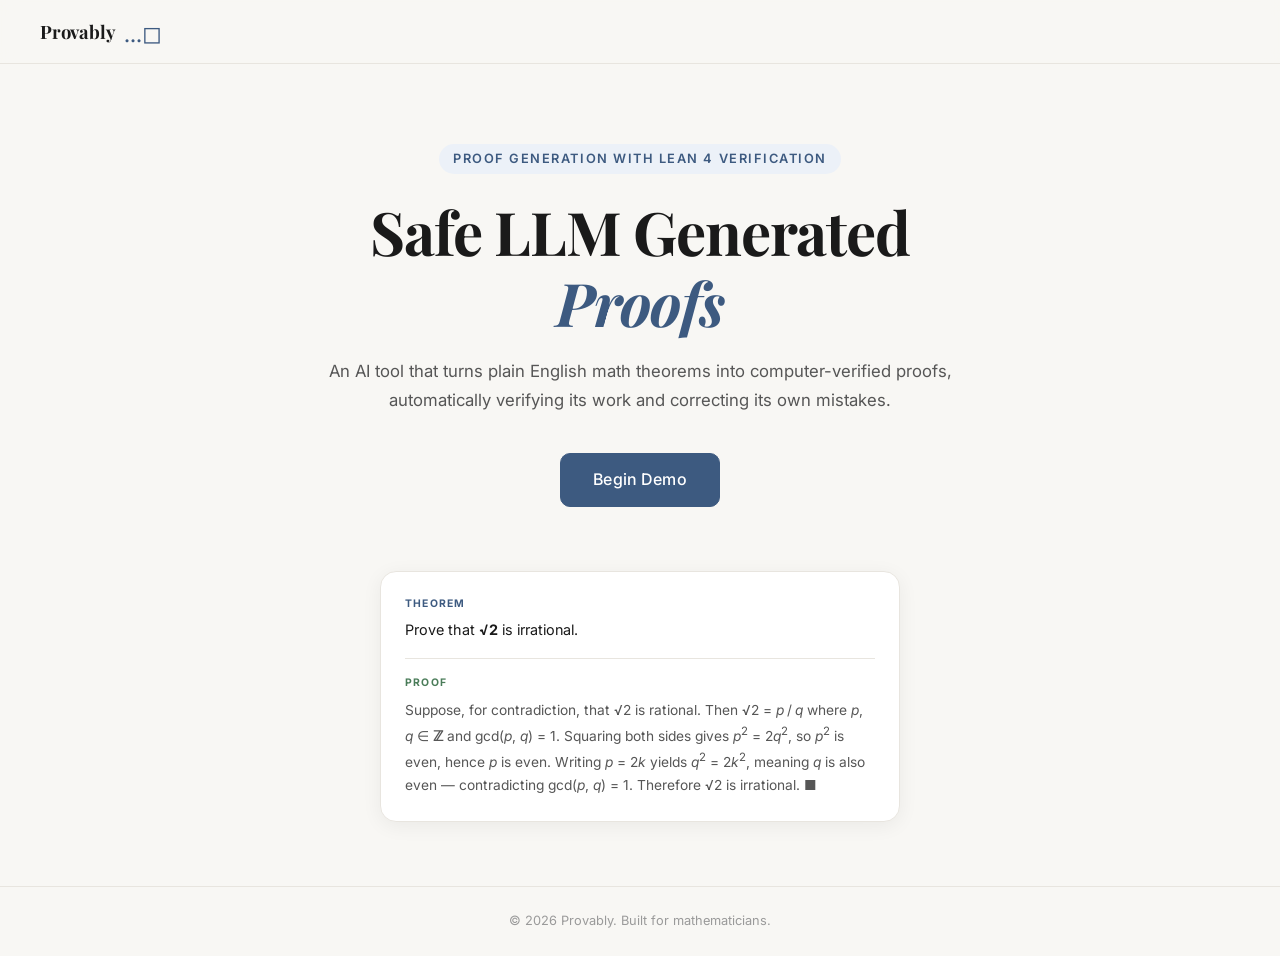
<file: Website/index.html>
<!DOCTYPE html>
<html lang="en">
<head>
  <meta charset="UTF-8" />
  <meta name="viewport" content="width=device-width, initial-scale=1.0" />
  <title>Provably: Safe LLM Generated Proofs</title>
  <link rel="stylesheet" href="style.css" />
</head>
<body class="landing-page">

  <nav class="nav">
    <div class="nav-brand">
      <span class="brand-name">Provably</span>
      <span class="brand-icon">...◻</span>
    </div>
  </nav>

  <main class="landing-main">

    <section class="hero">
      <div class="hero-eyebrow">Proof Generation with Lean 4 Verification</div>

      <h1 class="hero-title">
        Safe LLM Generated<br>
        <em>Proofs</em>
      </h1>

      <p class="hero-subtitle">
        An AI tool that turns plain English math theorems into computer-verified proofs,<br>
        automatically verifying its work and correcting its own mistakes.
      </p>

      <div class="hero-actions">
        <a href="dashboard.html" class="btn btn-primary">Begin Demo</a>
      </div>
    </section>

    <div class="landing-preview">
      <div class="preview-card proof-preview-card" aria-hidden="true">

        <div class="preview-query-block">
          <span class="preview-query-label">Theorem</span>
          <p>Prove that <strong>&radic;2</strong> is irrational.</p>
        </div>

        <div class="preview-proof-block">
          <span class="preview-proof-label">Proof</span>
          <p>
            Suppose, for contradiction, that &radic;2 is rational. Then
            &radic;2&nbsp;=&nbsp;<em>p</em>&thinsp;/&thinsp;<em>q</em> where
            <em>p</em>, <em>q</em>&nbsp;&isin;&nbsp;<strong>&#x2124;</strong> and
            gcd(<em>p</em>,&nbsp;<em>q</em>)&nbsp;=&nbsp;1. Squaring both sides gives
            <em>p</em><sup>2</sup>&nbsp;=&nbsp;2<em>q</em><sup>2</sup>, so
            <em>p</em><sup>2</sup> is even, hence <em>p</em> is even. Writing
            <em>p</em>&nbsp;=&nbsp;2<em>k</em> yields
            <em>q</em><sup>2</sup>&nbsp;=&nbsp;2<em>k</em><sup>2</sup>, meaning
            <em>q</em> is also even — contradicting gcd(<em>p</em>,&nbsp;<em>q</em>)&nbsp;=&nbsp;1.
            Therefore &radic;2 is irrational.&nbsp;<strong>&#x25A0;</strong>
          </p>
        </div>

      </div>
    </div>

  </main>

  <footer class="landing-footer">
    <p>&copy; 2026 Provably. Built for mathematicians.</p>
  </footer>

  <script>
    document.addEventListener('DOMContentLoaded', () => {
      document.body.classList.add('loaded');
    });
  </script>

</body>
</html>
</file>
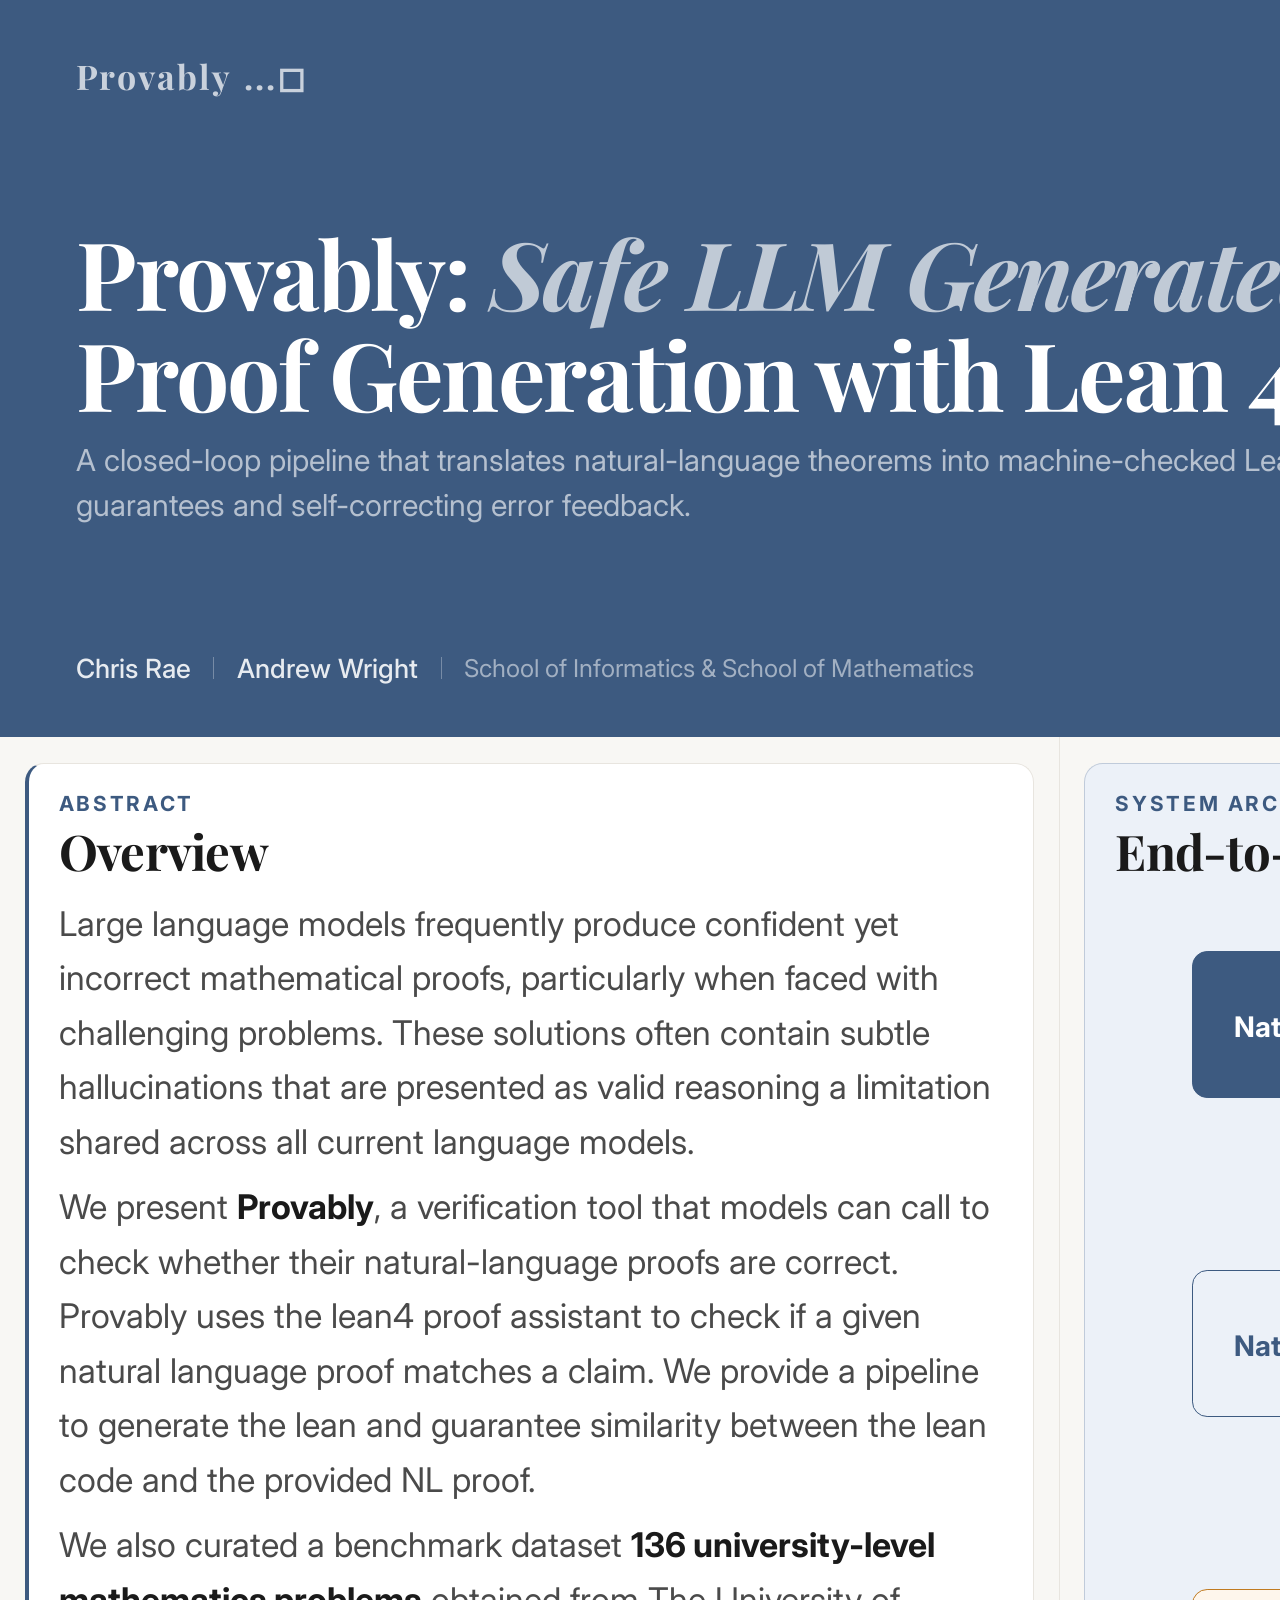
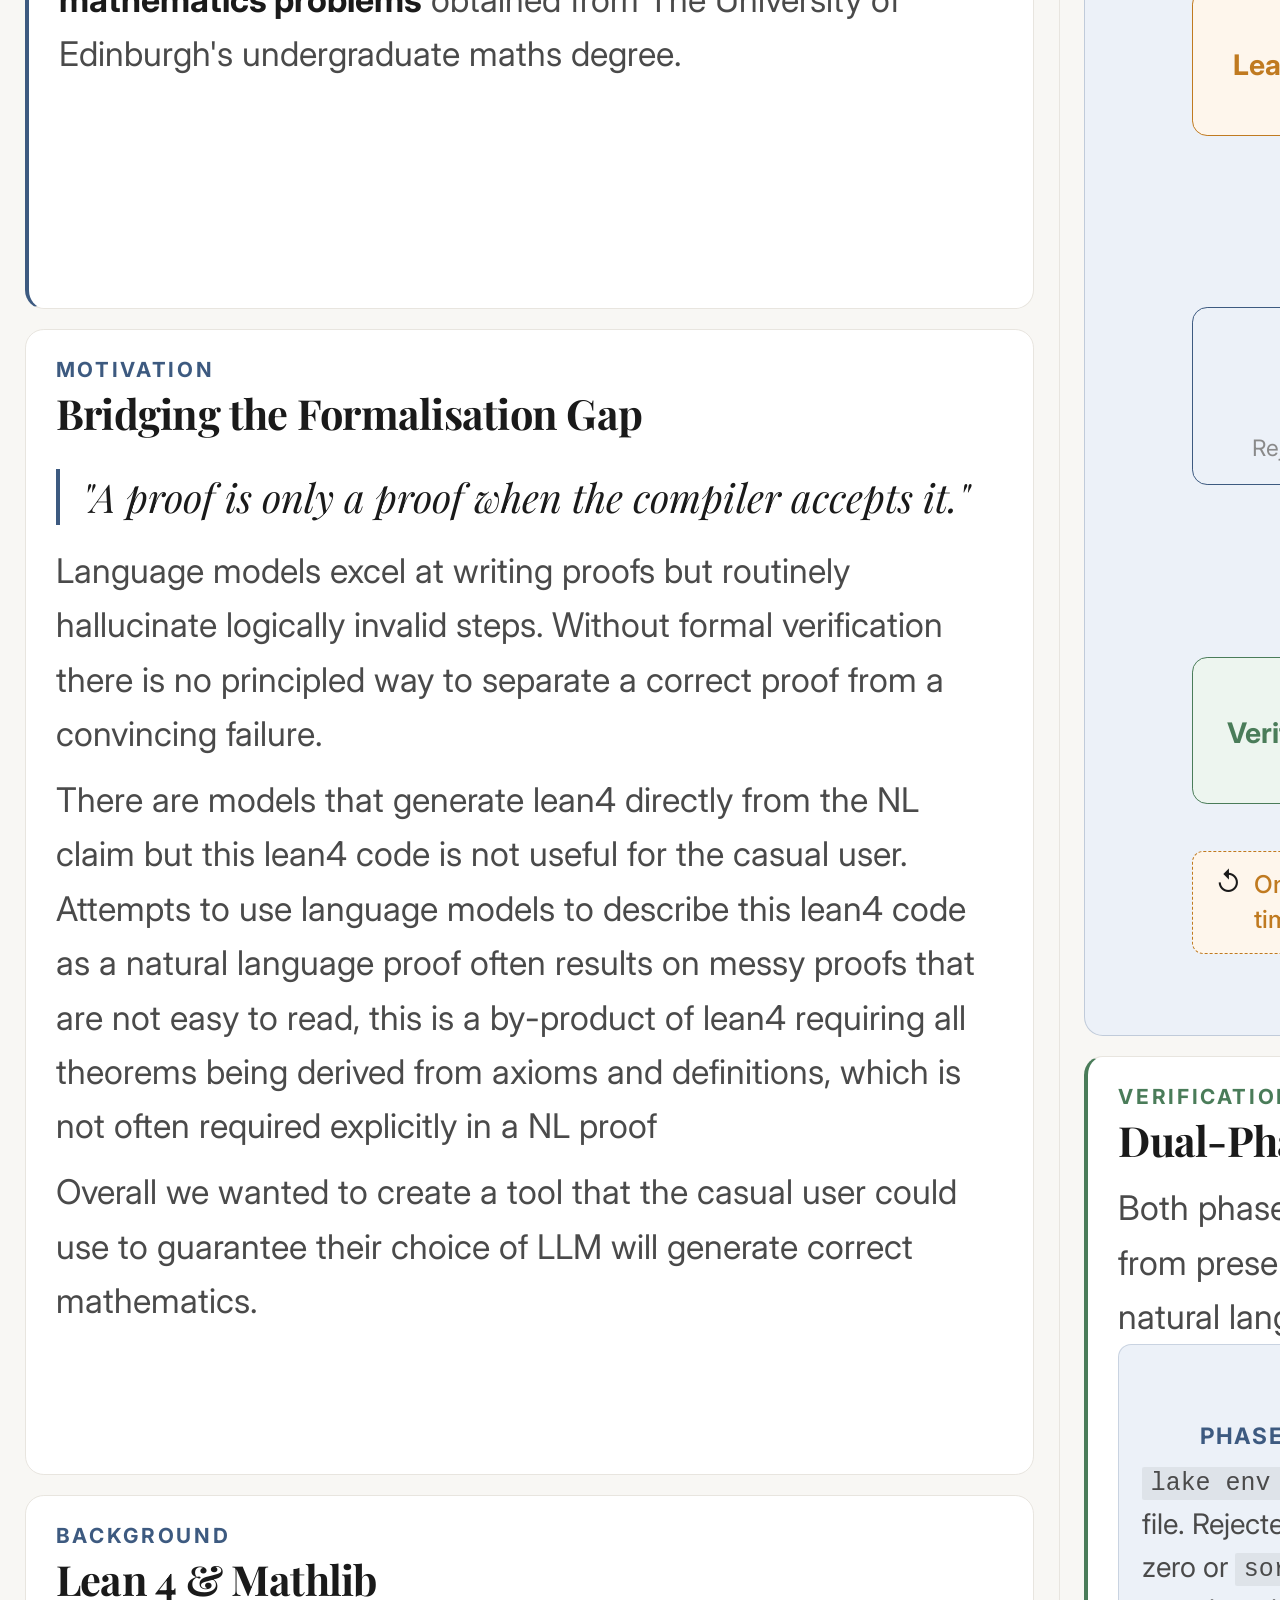
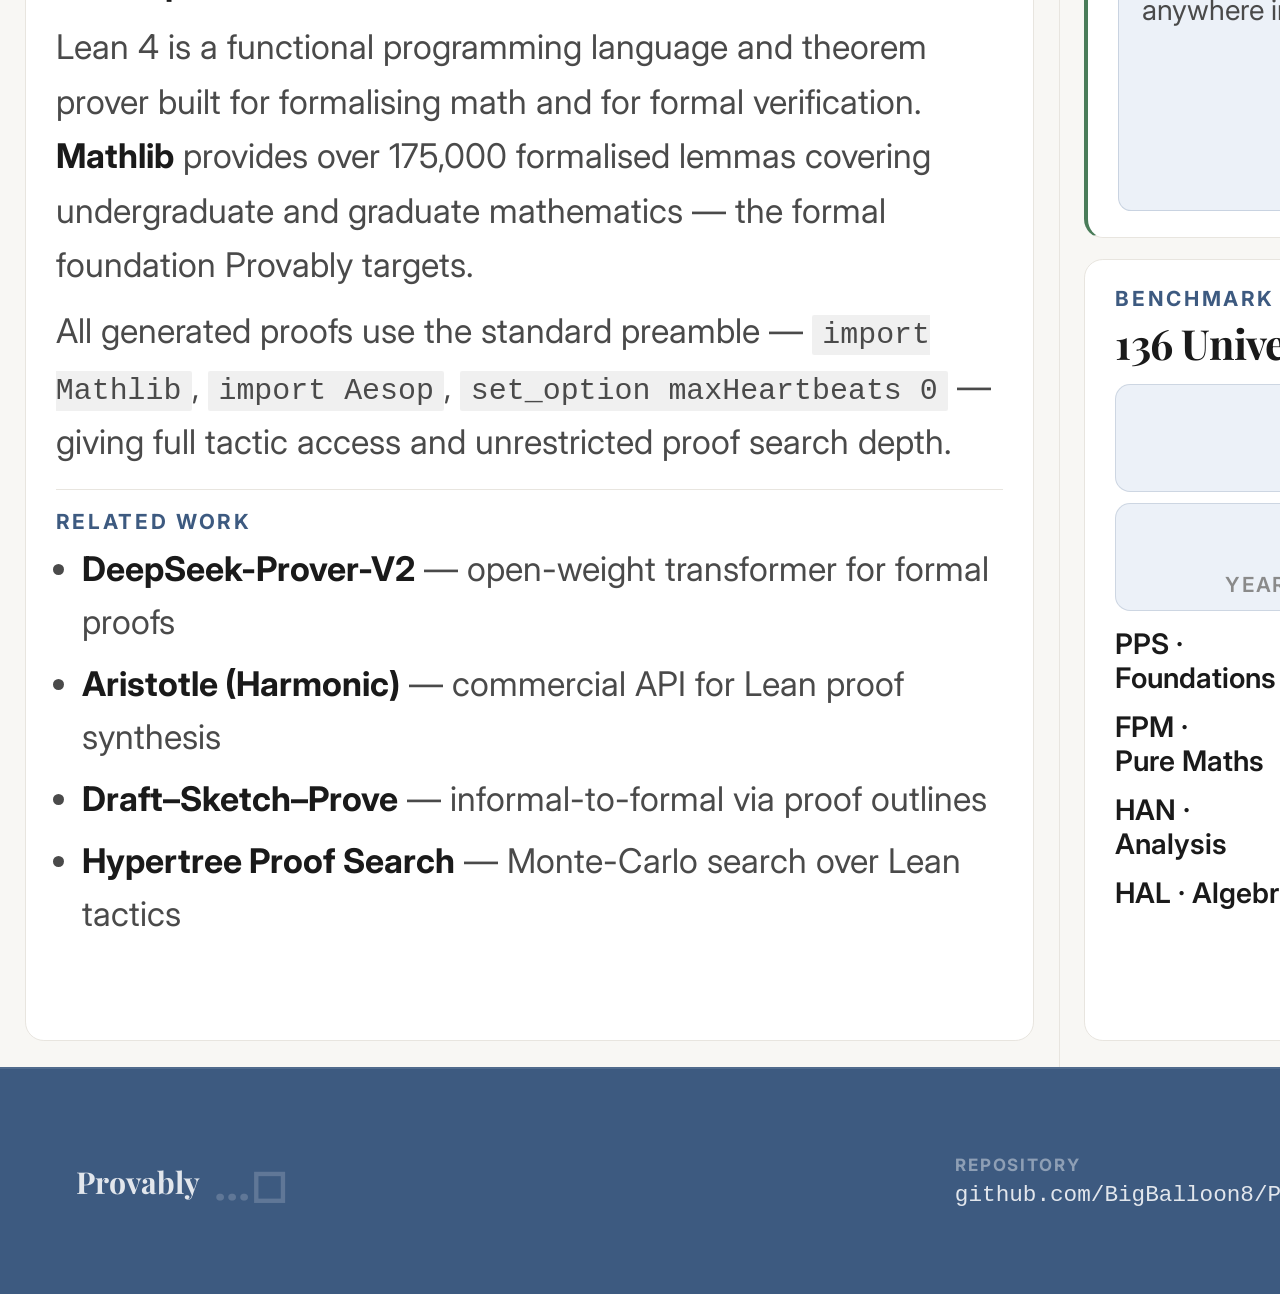
<file: poster.html>
<!DOCTYPE html>
<html lang="en">
<head>
  <meta charset="UTF-8" />
  <title>Provably — A0 Conference Poster</title>
  <link rel="preconnect" href="https://fonts.googleapis.com" />
  <link rel="preconnect" href="https://fonts.gstatic.com" crossorigin />
  <link href="https://fonts.googleapis.com/css2?family=Playfair+Display:ital,wght@0,400;0,600;0,700;1,400&family=Inter:wght@300;400;500;600;700&display=swap" rel="stylesheet" />
  <style>
    /* ─────────────────────────────────────────────────────────────
       A0 = 841mm × 1189mm
       Header  : 195mm
       Body    : 934mm  (flex-1)
       Footer  :  60mm
       Total   : 1189mm ✓

       Body text 9mm ≈ 26pt — legible at 2 m viewing distance
    ───────────────────────────────────────────────────────────── */

    :root {
      --bg:           #F8F7F4;
      --surface:      #FFFFFF;
      --sidebar-bg:   #F2F0EC;
      --text:         #1A1A1A;
      --text-2:       #4A4A4A;
      --text-3:       #8A8A8A;
      --accent:       #3D5A80;
      --accent-light: #ECF1F8;
      --border:       #E8E5DF;
      --border-2:     #D0CCC5;
      --success:      #4A7C59;
      --success-light:#EDF5EF;
      --warning:      #C07A20;
      --font-serif:   'Playfair Display', Georgia, serif;
      --font-sans:    'Inter', -apple-system, sans-serif;
    }

    @page { size: A0 portrait; margin: 0; }
    *, *::before, *::after { box-sizing: border-box; margin: 0; padding: 0; }

    html, body {
      width: 841mm;
      height: 1189mm;
      overflow: hidden;
      background: var(--bg);
      font-family: var(--font-sans);
      color: var(--text);
      -webkit-print-color-adjust: exact;
      print-color-adjust: exact;
    }

    .poster {
      width: 841mm;
      height: 1189mm;
      display: flex;
      flex-direction: column;
    }

    /* ══════════════════════════════════════════════════════════
       HEADER — 195mm
       ══════════════════════════════════════════════════════════ */
    .hdr {
      height: 195mm;
      flex-shrink: 0;
      background: var(--accent);
      padding: 14mm 20mm 14mm;
      display: flex;
      flex-direction: column;
      justify-content: space-between;
      position: relative;
      overflow: hidden;
    }

    .hdr::after {
      content: '...◻';
      position: absolute;
      right: 12mm;
      top: 4mm;
      font-family: var(--font-serif);
      font-size: 88mm;
      font-weight: 700;
      color: rgba(255,255,255,0.055);
      line-height: 1;
      user-select: none;
      letter-spacing: -5mm;
    }

    .hdr-top {
      display: flex;
      justify-content: space-between;
      align-items: center;
    }

    .brand {
      font-family: var(--font-serif);
      font-size: 9mm;
      font-weight: 700;
      color: rgba(255,255,255,0.72);
      letter-spacing: 0.5mm;
    }

    .badge {
      background: rgba(255,255,255,0.12);
      border: 1px solid rgba(255,255,255,0.22);
      border-radius: 100mm;
      padding: 2.5mm 7mm;
      font-size: 5mm;
      font-weight: 600;
      letter-spacing: 0.4mm;
      text-transform: uppercase;
      color: rgba(255,255,255,0.8);
    }

    .hdr-title {
      font-family: var(--font-serif);
      font-size: 25mm;
      font-weight: 700;
      line-height: 1.06;
      letter-spacing: -0.5mm;
      color: #fff;
    }
    .hdr-title em { font-style: italic; color: rgba(255,255,255,0.68); }

    .hdr-sub {
      font-size: 8mm;
      font-weight: 400;
      color: rgba(255,255,255,0.62);
      line-height: 1.5;
      max-width: 600mm;
      margin-top: 4mm;
    }

    .hdr-bottom {
      display: flex;
      align-items: center;
      gap: 6mm;
    }

    .author {
      font-size: 7mm;
      font-weight: 500;
      color: rgba(255,255,255,0.88);
    }

    .author-sep {
      width: 1px;
      height: 6mm;
      background: rgba(255,255,255,0.3);
    }

    .affil {
      font-size: 6.5mm;
      color: rgba(255,255,255,0.52);
    }

    /* ══════════════════════════════════════════════════════════
       BODY — 934mm, 3 equal columns
       ══════════════════════════════════════════════════════════ */
    .body {
      flex: 1;
      display: grid;
      grid-template-columns: 1fr 1fr 1fr;
      overflow: hidden;
    }

    .col {
      display: flex;
      flex-direction: column;
      padding: 7mm 6.5mm;
      gap: 5.5mm;
      border-right: 1px solid var(--border);
      overflow: hidden;
    }
    .col:last-child { border-right: none; }

    /* ── Cards ────────────────────────────────────────────────── */
    .card {
      background: var(--surface);
      border: 1px solid var(--border);
      border-radius: 5mm;
      padding: 7mm 8mm;
      display: flex;
      flex-direction: column;
      overflow: hidden;
    }
    .card-1  { flex: 1; }
    .card-15 { flex: 1.5; }
    .card-2  { flex: 2; }
    .card-25 { flex: 2.5; }
    .card-3  { flex: 3; }

    .card-accent   { border-left: 4.5px solid var(--accent); }
    .card-success  { border-left: 4.5px solid var(--success); }
    .card-warning  { border-left: 4.5px solid var(--warning); }
    .card-tint-a   { background: var(--accent-light);   border-color: rgba(61,90,128,0.25); }
    .card-tint-s   { background: var(--success-light);  border-color: rgba(74,124,89,0.25); }

    /* ── Typography ───────────────────────────────────────────── */
    .eyebrow {
      font-size: 5.5mm;
      font-weight: 700;
      letter-spacing: 0.7mm;
      text-transform: uppercase;
      color: var(--accent);
      margin-bottom: 2mm;
      flex-shrink: 0;
    }
    .ey-s { color: var(--success); }
    .ey-w { color: var(--warning); }

    .ctitle {
      font-family: var(--font-serif);
      font-size: 13mm;
      font-weight: 700;
      line-height: 1.15;
      letter-spacing: -0.2mm;
      color: var(--text);
      margin-bottom: 4.5mm;
      flex-shrink: 0;
    }
    .ctitle-sm { font-size: 11mm; }

    p {
      font-size: 9mm;
      line-height: 1.6;
      color: var(--text-2);
    }
    p + p { margin-top: 3mm; }

    strong { font-weight: 700; color: var(--text); }
    em { font-style: italic; }

    ul { padding-left: 7mm; }
    li {
      font-size: 9mm;
      line-height: 1.55;
      color: var(--text-2);
      margin-bottom: 2.5mm;
    }
    li:last-child { margin-bottom: 0; }

    .hr { height: 1px; background: var(--border); margin: 5mm 0; flex-shrink: 0; }

    code {
      font-family: 'Courier New', monospace;
      font-size: 0.88em;
      background: rgba(0,0,0,0.06);
      padding: 0.1em 0.35em;
      border-radius: 2px;
    }

    /* ── Pull quote ───────────────────────────────────────────── */
    .quote {
      border-left: 4px solid var(--accent);
      padding-left: 6mm;
      margin: 4mm 0 5mm;
    }
    .quote p {
      font-family: var(--font-serif);
      font-size: 10.5mm;
      font-style: italic;
      color: var(--text);
      line-height: 1.4;
    }

    /* ══════════════════════════════════════════════════════════
       PIPELINE DIAGRAM
       ══════════════════════════════════════════════════════════ */
    .pipeline {
      flex: 1;
      display: flex;
      flex-direction: column;
      align-items: center;
      justify-content: space-evenly;
      padding: 2mm 0;
    }

    .pnode {
      width: 100%;
      max-width: 210mm;
      border-radius: 4mm;
      padding: 5.5mm 8mm;
      text-align: center;
      border: 1.5px solid var(--border-2);
      background: var(--surface);
    }
    .pn-dark    { background: var(--accent);        border-color: var(--accent); }
    .pn-accent  { background: var(--accent-light);  border-color: var(--accent); }
    .pn-warning { background: #FEF6EC;               border-color: var(--warning); }
    .pn-success { background: var(--success-light); border-color: var(--success); }

    .pnode-icon  { font-size: 8mm; display: block; margin-bottom: 2mm; line-height: 1; }
    .pnode-label { font-size: 7.5mm; font-weight: 700; line-height: 1.25; }
    .pn-dark    .pnode-label { color: #fff; }
    .pn-accent  .pnode-label { color: var(--accent); }
    .pn-warning .pnode-label { color: var(--warning); }
    .pn-success .pnode-label { color: var(--success); }
    .pnode-sub  { font-size: 6mm; color: var(--text-3); margin-top: 1.5mm; line-height: 1.35; }
    .pn-dark    .pnode-sub { color: rgba(255,255,255,0.6); }

    /* Dual-verify split row */
    .split-row {
      display: flex;
      gap: 4mm;
      width: 100%;
      max-width: 210mm;
    }
    .split-row .pnode { flex: 1; max-width: none; }
    .split-mid { display: flex; align-items: center; font-size: 8mm; font-weight: 700; color: var(--text-3); }

    /* Arrow */
    .arrow-dn { display: flex; flex-direction: column; align-items: center; flex-shrink: 0; }
    .arrow-dn::before { content: ''; width: 1.7px; height: 15mm; background: var(--border-2); }
    .arrow-dn::after  { content: ''; border: 3mm solid transparent; border-top-color: var(--border-2); }

    /* Retry banner */
    .retry {
      width: 100%;
      max-width: 210mm;
      background: #FEF6EC;
      border: 1px dashed var(--warning);
      border-radius: 3mm;
      padding: 4mm 6mm;
      display: flex;
      align-items: flex-start;
      gap: 3.5mm;
    }
    .retry-icon { font-size: 7mm; flex-shrink: 0; line-height: 1.2; }
    .retry-text { font-size: 6.5mm; color: var(--warning); font-weight: 500; line-height: 1.45; }

    /* ══════════════════════════════════════════════════════════
       DUAL-VERIFY DIAGRAM
       ══════════════════════════════════════════════════════════ */
    .vrow { display: flex; gap: 4mm; flex: 1; }
    .vphase {
      flex: 1;
      border-radius: 3.5mm;
      padding: 6mm;
      text-align: center;
      display: flex;
      flex-direction: column;
      align-items: center;
    }
    .vp-compile  { background: var(--accent-light);  border: 1px solid rgba(61,90,128,0.2); }
    .vp-semantic { background: var(--success-light); border: 1px solid rgba(74,124,89,0.2); }
    .vphase-icon  { font-size: 10mm; display: block; margin-bottom: 2mm; }
    .vphase-label { font-size: 6mm; font-weight: 700; letter-spacing: 0.3mm; text-transform: uppercase; margin-bottom: 3mm; }
    .vp-compile  .vphase-label { color: var(--accent); }
    .vp-semantic .vphase-label { color: var(--success); }
    .vphase-desc { font-size: 7.5mm; color: var(--text-2); line-height: 1.5; text-align: left; }
    .vmid { display: flex; align-items: center; font-size: 9mm; font-weight: 700; color: var(--text-3); padding: 0 1mm; }

    /* ══════════════════════════════════════════════════════════
       CODE BLOCK
       ══════════════════════════════════════════════════════════ */
    .code {
      background: #1e1e2e;
      border-radius: 4mm;
      padding: 5.5mm 7mm;
      font-family: 'Courier New', monospace;
      font-size: 6.5mm;
      line-height: 1.65;
      color: #cdd6f4;
      flex: 1;
    }
    .kw  { color: #cba6f7; }
    .fn  { color: #89b4fa; }
    .op  { color: #89dceb; }
    .nm  { color: #fab387; }
    .ok  { color: #a6e3a1; display: block; margin-top: 3mm; font-size: 7mm; font-weight: 600; }

    /* ══════════════════════════════════════════════════════════
       STATS
       ══════════════════════════════════════════════════════════ */
    .stat-grid { display: grid; grid-template-columns: 1fr 1fr; gap: 3mm; margin-bottom: 4mm; }
    .stat {
      background: var(--accent-light);
      border: 1px solid rgba(61,90,128,0.18);
      border-radius: 4mm;
      padding: 3.5mm 4mm;
      text-align: center;
    }
    .stat.s { background: var(--success-light); border-color: rgba(74,124,89,0.18); }
    .stat-val {
      font-family: var(--font-serif);
      font-size: 13mm;
      font-weight: 700;
      color: var(--accent);
      line-height: 1;
      display: block;
    }
    .stat.s .stat-val { color: var(--success); }
    .stat-lbl {
      font-size: 5.5mm;
      color: var(--text-3);
      font-weight: 600;
      text-transform: uppercase;
      letter-spacing: 0.3mm;
      margin-top: 1.5mm;
      display: block;
    }

    /* Progress bars */
    .prog-row { display: flex; align-items: center; gap: 4mm; margin-bottom: 4mm; }
    .prog-row:last-child { margin-bottom: 0; }
    .prog-cat  { font-size: 7.5mm; font-weight: 600; color: var(--text); width: 48mm; flex-shrink: 0; }
    .prog-track { flex: 1; height: 6mm; background: var(--border); border-radius: 100mm; overflow: hidden; }
    .prog-fill  { height: 100%; border-radius: 100mm; background: var(--accent); }
    .prog-fill.s { background: var(--success); }
    .prog-fill.w { background: var(--warning); }
    .prog-pct   { font-size: 7.5mm; font-weight: 600; color: var(--text-2); width: 15mm; text-align: right; flex-shrink: 0; }

    /* ══════════════════════════════════════════════════════════
       BENCHMARK TABLE
       ══════════════════════════════════════════════════════════ */
    .bench { width: 100%; border-collapse: collapse; font-size: 7.5mm; }
    .bench th {
      background: var(--accent);
      color: #fff;
      font-size: 6.5mm;
      font-weight: 600;
      letter-spacing: 0.3mm;
      text-transform: uppercase;
      padding: 3.5mm 4.5mm;
      text-align: left;
    }
    .bench th:first-child { border-radius: 3mm 0 0 0; }
    .bench th:last-child  { border-radius: 0 3mm 0 0; }
    .bench td { padding: 3.5mm 4.5mm; border-bottom: 1px solid var(--border); color: var(--text-2); }
    .bench tr:nth-child(even) td { background: var(--sidebar-bg); }
    .bench tr:last-child td { border-bottom: none; }
    .bench td:first-child { font-weight: 600; color: var(--text); }
    .bench-total td {
      background: var(--accent-light) !important;
      color: var(--accent) !important;
      font-weight: 700;
      border-top: 2px solid var(--accent);
    }

    /* ══════════════════════════════════════════════════════════
       COMPONENT ITEMS
       ══════════════════════════════════════════════════════════ */
    .comp {
      display: flex;
      gap: 4mm;
      align-items: flex-start;
      padding: 3.5mm 4mm;
      border: 1px solid var(--border);
      border-radius: 3mm;
      background: var(--bg);
      margin-bottom: 3mm;
    }
    .comp:last-child { margin-bottom: 0; }
    .comp-icon { font-size: 7mm; flex-shrink: 0; line-height: 1; margin-top: 1mm; }
    .comp-name { font-family: var(--font-serif); font-size: 7.5mm; font-weight: 600; color: var(--text); margin-bottom: 1mm; }
    .comp-desc { font-size: 6.5mm; color: var(--text-2); line-height: 1.45; }

    /* ══════════════════════════════════════════════════════════
       TAGS
       ══════════════════════════════════════════════════════════ */
    .tags { display: flex; flex-wrap: wrap; gap: 3mm; margin-top: 4mm; }
    .tag { padding: 2mm 5mm; border-radius: 100mm; font-size: 6.5mm; font-weight: 500; }
    .tag-a { background: var(--accent-light);  color: var(--accent);  border: 1px solid rgba(61,90,128,0.2); }
    .tag-s { background: var(--success-light); color: var(--success); border: 1px solid rgba(74,124,89,0.2); }
    .tag-w { background: #FEF6EC;               color: var(--warning); border: 1px solid rgba(192,122,32,0.2); }

    /* ══════════════════════════════════════════════════════════
       FOOTER — 60mm
       ══════════════════════════════════════════════════════════ */
    .ftr {
      height: 60mm;
      flex-shrink: 0;
      background: var(--accent);
      padding: 0 20mm;
      display: flex;
      align-items: center;
      justify-content: space-between;
      border-top: 2px solid rgba(255,255,255,0.1);
    }

    .ftr-brand { display: flex; align-items: center; gap: 3.5mm; }
    .ftr-sym   { font-family: var(--font-serif); font-size: 12mm; font-weight: 700; color: rgba(255,255,255,0.18); }
    .ftr-name  { font-family: var(--font-serif); font-size: 8mm; font-weight: 700; color: rgba(255,255,255,0.85); }

    .ftr-items { display: flex; gap: 14mm; }
    .ftr-lbl   { font-size: 4.5mm; font-weight: 700; letter-spacing: 0.5mm; text-transform: uppercase; color: rgba(255,255,255,0.42); margin-bottom: 2mm; }
    .ftr-val   { font-size: 6mm; font-weight: 500; color: rgba(255,255,255,0.85); font-family: 'Courier New', monospace; }

    .ftr-right { text-align: right; }
    .ftr-right .ftr-val { font-family: var(--font-sans); color: rgba(255,255,255,0.65); }

  </style>
</head>
<body>
<div class="poster">

  <!-- ══════════════════════════════════════════════════════════
       HEADER
       ══════════════════════════════════════════════════════════ -->
  <header class="hdr">
    <div class="hdr-top">
      <span class="brand">Provably &thinsp;...◻</span>
    </div>

    <div>
      <h1 class="hdr-title">
        Provably: <em>Safe LLM Generated Proofs</em><br>
        Proof Generation with Lean&nbsp;4 Verification
      </h1>
      <p class="hdr-sub">
        A closed-loop pipeline that translates natural-language theorems into
        machine-checked Lean&nbsp;4 proofs using large language models,
        with dual-phase correctness guarantees and self-correcting error feedback.
      </p>
    </div>

    <div class="hdr-bottom">
      <span class="author">Chris Rae</span>
      <span class="author-sep"></span>
      <span class="author">Andrew Wright</span>
      <span class="author-sep"></span>
      <span class="affil">School of Informatics &amp; School of Mathematics</span>
    </div>
  </header>

  <!-- ══════════════════════════════════════════════════════════
       BODY
       ══════════════════════════════════════════════════════════ -->
  <div class="body">

    <!-- ────────────────────── Column 1 ────────────────────── -->
    <div class="col">

      <div class="card card-accent card-1">
        <div class="eyebrow">Abstract</div>
        <div class="ctitle">Overview</div>
        <p>
          Large language models frequently 
          produce confident yet incorrect mathematical proofs, particularly when 
          faced with challenging problems. These solutions often contain subtle 
          hallucinations that are presented as valid reasoning a limitation shared 
          across all current language models. 
        </p>
        <p>
          We present <strong>Provably</strong>, a verification tool that 
          models can call to check whether their natural-language proofs are correct.
          Provably uses the lean4 proof assistant to check if a given natural language
          proof matches a claim. We provide a pipeline to generate the lean and guarantee
          similarity between the lean code and the provided NL proof.
        </p>
        <p>
          We also curated a benchmark dataset <strong>136 university-level mathematics problems</strong>
          obtained from The University of Edinburgh's undergraduate maths degree. 
        </p>
      </div>

      <div class="card card-1">
        <div class="eyebrow">Motivation</div>
        <div class="ctitle ctitle-sm">Bridging the Formalisation Gap</div>

        <div class="quote">
          <p>"A proof is only a proof when the compiler accepts it."</p>
        </div>

        <p>
          Language models excel at writing proofs but routinely hallucinate
          logically invalid steps. Without formal verification there is no
          principled way to separate a correct proof from a convincing failure.
        </p>
        <p>
          There are models that generate lean4 directly from the NL claim but 
          this lean4 code is not useful for the casual user. Attempts to use language models
          to describe this lean4 code as a natural language proof often results on messy
          proofs that are not easy to read, this is a by-product of lean4 requiring all theorems
          being derived from axioms and definitions, which is not often required explicitly in
          a NL proof
        </p>
        <p>
          Overall we wanted to create a tool that the casual user could use to guarantee their
          choice of LLM will generate correct mathematics. 
        </p>
        <!-- <div class="hr"></div>
        <ul>
          <li><strong>No Lean expertise required</strong> — accessible to any mathematician</li>
          <li><strong>Machine-checkable output</strong> guaranteed on every accepted proof</li>
          <li><strong>Modular back-ends</strong> — swap NL or Lean models freely</li>
          <li><strong>REST API and MCP server</strong> for tool integration</li>
        </ul> -->
      </div>

      <div class="card card-1">
        <div class="eyebrow">Background</div>
        <div class="ctitle ctitle-sm">Lean 4 &amp; Mathlib</div>
        <p>
          Lean&nbsp;4 is a functional programming language and theorem prover built 
          for formalising math and for formal verification.
          <strong>Mathlib</strong> provides over 175,000 formalised lemmas covering
          undergraduate and graduate mathematics — the formal foundation Provably targets.
        </p>
        <p>
          All generated proofs use the standard preamble —
          <code>import Mathlib</code>, <code>import Aesop</code>,
          <code>set_option maxHeartbeats 0</code> — giving full tactic access
          and unrestricted proof search depth.
        </p>
        <div class="hr"></div>
        <div class="eyebrow" style="margin-bottom:2.5mm;">Related Work</div>
        <ul>
          <li><strong>DeepSeek-Prover-V2</strong> — open-weight transformer for formal proofs</li>
          <li><strong>Aristotle (Harmonic)</strong> — commercial API for Lean proof synthesis</li>
          <li><strong>Draft–Sketch–Prove</strong> — informal-to-formal via proof outlines</li>
          <li><strong>Hypertree Proof Search</strong> — Monte-Carlo search over Lean tactics</li>
        </ul>
      </div>

    </div><!-- /col 1 -->

    <!-- ────────────────────── Column 2 ────────────────────── -->
    <div class="col">

      <div class="card card-tint-a card-25">
        <div class="eyebrow">System Architecture</div>
        <div class="ctitle">End-to-End Pipeline</div>

        <div class="pipeline">

          <div class="pnode pn-dark">
            <span class="pnode-icon">📐</span>
            <span class="pnode-label">Natural Language Claim</span>
            <span class="pnode-sub">Any university-level theorem stated in plain English</span>
          </div>

          <div class="arrow-dn"></div>

          <div class="pnode pn-accent">
            <span class="pnode-icon">🧠</span>
            <span class="pnode-label">Natural Language Proof Generator</span>
            <span class="pnode-sub">Claude Sonnet / Opus &nbsp;·&nbsp; Any HuggingFace causal LM</span>
          </div>

          <div class="arrow-dn"></div>

          <div class="pnode pn-warning">
            <span class="pnode-icon">⚙️</span>
            <span class="pnode-label">Lean 4 Code Synthesiser</span>
            <span class="pnode-sub">Aristotle API &nbsp;·&nbsp; DeepSeek-Prover-V2 &nbsp;·&nbsp; Claude Opus (fallback fixer)</span>
          </div>

          <div class="arrow-dn"></div>

          <div class="split-row">
            <div class="pnode pn-accent">
              <span class="pnode-icon">🔨</span>
              <span class="pnode-label">Lean Compiler</span>
              <span class="pnode-sub"><br>lake env lean<br>Rejected if sorry present</span>
            </div>
            <div class="split-mid">&amp;</div>
            <div class="pnode pn-success">
              <span class="pnode-icon">🔍</span>
              <span class="pnode-label">LLM Semantic Judge</span>
              <span class="pnode-sub">outlines structured bool<br>NL ↔ Lean equivalence</span>
            </div>
          </div>

          <div class="arrow-dn"></div>

          <div class="pnode pn-success">
            <span class="pnode-icon">✓</span>
            <span class="pnode-label">Verified Lean 4 Proof</span>
            <span class="pnode-sub">Written to Solution/solution.lean · logged to out.md</span>
          </div>

          <div class="retry">
            <span class="retry-icon">↺</span>
            <span class="retry-text">
              On failure: error + attempt fed back as context → retry up to <em>N</em> times.
              Claude used as fallback fixer.
            </span>
          </div>

        </div>
      </div>

      <div class="card card-success card-1">
        <div class="eyebrow ey-s">Verification Strategy</div>
        <div class="ctitle ctitle-sm">Dual-Phase Correctness</div>
        <p>
          Both phases must pass simultaneously — this prevents models from presenting lean code
          that is not equivalent to the given natural language proof
        </p>
        <div class="vrow">
          <div class="vphase vp-compile">
            <span class="vphase-icon">🔨</span>
            <div class="vphase-label">Phase 1 — Syntactic</div>
            <div class="vphase-desc">
              <code>lake env lean</code> compiles the file. Rejected if exit code
              is non-zero or <code>sorry</code> appears anywhere in the source.
            </div>
          </div>
          <div class="vmid">+</div>
          <div class="vphase vp-semantic">
            <span class="vphase-icon">🔍</span>
            <div class="vphase-label">Phase 2 — Semantic</div>
            <div class="vphase-desc">
              An LLM is prompted via <em>outlines</em>, constraining generation
              to a boolean. It judges whether the Lean proof faithfully implements
              the original natural-language argument.
            </div>
          </div>
        </div>
      </div>

      <div class="card card-1">
        <div class="eyebrow">Benchmark</div>
        <div class="ctitle ctitle-sm">136 University-Level Problems</div>

        <div class="stat-grid">
          <div class="stat">
            <span class="stat-val">136</span>
            <span class="stat-lbl">Problems</span>
          </div>
          <div class="stat s">
            <span class="stat-val">4</span>
            <span class="stat-lbl">Subjects</span>
          </div>
          <div class="stat">
            <span class="stat-val">3</span>
            <span class="stat-lbl">Years of Difficulty</span>
          </div>
          <div class="stat s">
            <span class="stat-val">86</span>
            <span class="stat-lbl">Example NL and Lean4 solutions</span>
          </div>
        </div>

        <div class="prog-row">
          <span class="prog-cat">PPS · Foundations</span>
          <div class="prog-track"><div class="prog-fill"   style="width:25%"></div></div>
          <span class="prog-pct">34</span>
        </div>
        <div class="prog-row">
          <span class="prog-cat">FPM ·<br> Pure Maths</span>
          <div class="prog-track"><div class="prog-fill s"   style="width:25%"></div></div>
          <span class="prog-pct">34</span>
        </div>
        <div class="prog-row">
          <span class="prog-cat">HAN · Analysis</span>
          <div class="prog-track"><div class="prog-fill w" style="width:25%"></div></div>
          <span class="prog-pct">34</span>
        </div>
        <div class="prog-row">
          <span class="prog-cat">HAL · Algebra</span>
          <div class="prog-track"><div class="prog-fill w" style="width:25%"></div></div>
          <span class="prog-pct">34</span>
        </div>
      </div>

    </div><!-- /col 2 -->

    <!-- ────────────────────── Column 3 ────────────────────── -->
    <div class="col">

      <div class="card card-warning card-1">
        <div class="eyebrow ey-w">System Components</div>
        <div class="ctitle ctitle-sm">Key Python Modules</div>

        <div class="comp">
          <span class="comp-icon">📝</span>
          <div>
            <div class="comp-name">NL.py — Proof Writer</div>
            <div class="comp-desc">NL proof generation via Claude (Anthropic API) or any HuggingFace causal LM.</div>
          </div>
        </div>
        <div class="comp">
          <span class="comp-icon">⚙️</span>
          <div>
            <div class="comp-name">lean.py — Code Synthesiser</div>
            <div class="comp-desc">NL → Lean 4 via Aristotle, DeepSeek, or Claude. Injects Mathlib preamble when absent.</div>
          </div>
        </div>
        <div class="comp">
          <span class="comp-icon">✓</span>
          <div>
            <div class="comp-name">verify.py — Dual Verifier</div>
            <div class="comp-desc"><code>lake env lean</code> compile check + semantic judge.</div>
          </div>
        </div>
        <div class="comp">
          <span class="comp-icon">🌐</span>
          <div>
            <div class="comp-name">API.py — REST Server</div>
            <div class="comp-desc">FastAPI server exposing <code>/nl/</code> and <code>/lean-verify/</code> endpoints for proof generation and verification.</div>
          </div>
        </div>
        <div class="comp">
          <span class="comp-icon">🔧</span>
          <div>
            <div class="comp-name">MCP.py — Agent Tool</div>
            <div class="comp-desc">MCP server wrapping the full pipeline as a single <code>verify_math_proof</code> tool for LLM agents.</div>
          </div>
        </div>
      </div>

      <div class="card card-accent card-2">
        <div class="eyebrow">Worked Example</div>
        <div class="ctitle ctitle-sm">Example - Full Pipeline Trace</div>

        <div style="display:flex;flex-direction:column;flex:1;gap:0;overflow:hidden;">

          <div style="background:var(--accent);border-radius:3mm;padding:3.5mm 5mm;flex-shrink:0;">
            <div style="font-size:4.5mm;font-weight:700;letter-spacing:0.5mm;text-transform:uppercase;color:rgba(255,255,255,0.55);margin-bottom:1.5mm;">① Input Claim</div>
            <div style="font-size:8mm;color:#fff;font-style:italic;line-height:1.35;">
              Let R and S be equivalence relations on X. Define <br><br> xTy &hArr; xRy &and; xSy <br><br>
              Then T is an equivalence relation on X.
            </div>
          </div>

          <div class="arrow-dn" style="align-self:center;"></div>

          <div style="background:var(--accent-light);border:1px solid rgba(61,90,128,0.2);border-radius:3mm;padding:3.5mm 5mm;flex-shrink:0;">
            <div style="font-size:4.5mm;font-weight:700;letter-spacing:0.5mm;text-transform:uppercase;color:var(--accent);margin-bottom:1.5mm;">② NL Proof &mdash; Claude Sonnet (shortened for poster)</div>
            <p style="font-size:7.5mm;line-height:1.5;color:var(--text-2);">
              We verify the three properties of an equivalence relation.<br>
              <strong>Reflexivity:</strong> Let x&thinsp;&isin;&thinsp;X. Since R and S are reflexive, xRx and xSx, so xTx.<br><br>
              <strong>Symmetry:</strong> If xTy then xRy&thinsp;&and;&thinsp;xSy. By symmetry of R and S, yRx&thinsp;&and;&thinsp;ySx, so yTx.<br><br>
              <strong>Transitivity:</strong> If xTy and yTz, then xRy&thinsp;&and;&thinsp;yRz gives xRz, and xSy&thinsp;&and;&thinsp;ySz gives xSz, so xTz.&ensp; ◻;
            </p>
          </div>

          <div class="arrow-dn" style="align-self:center;"></div>

          <div style="flex-shrink:0;">
            <div style="font-size:4.5mm;font-weight:700;letter-spacing:0.5mm;text-transform:uppercase;color:var(--warning);margin-bottom:1.5mm;">③ Lean 4 Code &mdash; Aristotle</div>
            <div class="code" style="font-size:5.5mm;line-height:1.6;">
<span class="kw">import</span> Mathlib &nbsp; <span class="kw">set_option</span> maxHeartbeats <span class="nm">0</span><br>
<span class="kw">def</span> <span class="fn">T</span> {X : <span class="op">Type</span>} (R S : X → X → <span class="op">Prop</span>) (x y : X) : <span class="op">Prop</span> :=<br>
&nbsp;&nbsp;R x y <span class="op">∧</span> S x y &nbsp;<span style="color:#6c7086;">-- xTy ↔ xRy ∧ xSy</span><br>
<span class="kw">theorem</span> <span class="fn">T_is_equivalence</span> {X : <span class="op">Type</span>}<br>
&nbsp;&nbsp;(R S : X → X → <span class="op">Prop</span>)<br>
&nbsp;&nbsp;(hR : <span class="op">Equivalence</span> R) (hS : <span class="op">Equivalence</span> S) :<br>
&nbsp;&nbsp;<span class="op">Equivalence</span> (<span class="fn">T</span> R S) := <span class="kw">by</span><br>
&nbsp;&nbsp;<span class="fn">constructor</span><br>
&nbsp;&nbsp;· <span class="kw">exact fun</span> x ↦ ⟨hR.<span class="fn">refl</span> x, hS.<span class="fn">refl</span> x⟩ &nbsp;&nbsp;&nbsp;&nbsp;&nbsp;<span style="color:#6c7086;">-- Reflexivity</span><br>
&nbsp;&nbsp;· <span class="kw">exact fun</span> h ↦ ⟨hR.<span class="fn">symm</span> h.<span class="nm">1</span>, hS.<span class="fn">symm</span> h.<span class="nm">2</span>⟩ &nbsp;&nbsp;<span style="color:#6c7086;">-- Symmetry</span><br>
&nbsp;&nbsp;· <span class="kw">exact fun</span> h1 h2 ↦ &nbsp;&nbsp;&nbsp;&nbsp;&nbsp;&nbsp;&nbsp;&nbsp;&nbsp;&nbsp;&nbsp;&nbsp;&nbsp;&nbsp;&nbsp;&nbsp;&nbsp;&nbsp;&nbsp;&nbsp;&nbsp;&nbsp;&nbsp;&nbsp;&nbsp;<span style="color:#6c7086;">-- Transitivity</span><br>
&nbsp;&nbsp;&nbsp;&nbsp;⟨hR.<span class="fn">trans</span> h1.<span class="nm">1</span> h2.<span class="nm">1</span>, hS.<span class="fn">trans</span> h1.<span class="nm">2</span> h2.<span class="nm">2</span>⟩
            </div>
          </div>

          <div class="arrow-dn" style="align-self:center;"></div>

          <div style="background:var(--success-light);border:1px solid rgba(74,124,89,0.2);border-radius:3mm;padding:3.5mm 5mm;flex-shrink:0;">
            <div style="font-size:4.5mm;font-weight:700;letter-spacing:0.5mm;text-transform:uppercase;color:var(--success);margin-bottom:1.5mm;">④ Verification</div>
            <p style="font-size:7.5mm;line-height:1.6;color:var(--text-2);">
              <strong style="color:var(--success);">✓</strong> Lean compiler &mdash; exit 0, no <code>sorry</code>
              &emsp;
              <strong style="color:var(--success);">✓</strong> Semantic judge &mdash; NL &harr; Lean equivalence confirmed
            </p>
          </div>

        </div>
      </div>

      <div class="card card-tint-s card-1">
        <div class="eyebrow ey-s">Whats Next</div>
        <div class="ctitle ctitle-sm">Future work</div>
        <ul>
          <li>
            <strong>Better Local Models</strong>: If we had a larger budget we would have loved to have finetuned
            our own model specifically for the NL to lean task, by creating a synthetic dataset from Mathlib for 
            training
          </li>
          <li>
            <strong>Smarter Lean Generation</strong>: DeepSeek-Prover-V2 struggles with using MathLib something
            and hallucinates theorem (that usually exist under a different name). When we write lean code 
            we are given an info viewer with the goal of the current tactic state. This is important context that helps
            us solve the problem but that is not currently presented to the language model.
          </li>
          <li>
            <strong>Expand Dataset</strong>: Add more questions and finish generating natural language and lean4 
            for all question
          </li>
        </ul>
        <!-- <div class="hr"></div>
        <div class="eyebrow ey-s" style="margin-bottom:3mm;">Planned Extensions</div>
        <div class="tags">
          <span class="tag tag-s">Parallel proof search</span>
          <span class="tag tag-s">Full HAN &amp; HAL evaluation</span>
          <span class="tag tag-a">Fine-tuned Lean model</span>
          <span class="tag tag-a">Interactive tactic mode</span>
          <span class="tag tag-w">Multi-agent collaboration</span>
        </div> -->
      </div>

    </div><!-- /col 3 -->
  </div><!-- /body -->

  <!-- ══════════════════════════════════════════════════════════
       FOOTER
       ══════════════════════════════════════════════════════════ -->
  <footer class="ftr">
    <div class="ftr-brand">
      <span class="ftr-name">Provably&thinsp;</span>
      <span class="ftr-sym">...◻</span>
    </div>

    <div class="ftr-items">
      <div>
        <div class="ftr-lbl">Repository</div>
        <div class="ftr-val">github.com/BigBalloon8/Provably</div>
      </div>
      <div>
        <div class="ftr-lbl">Lean Version</div>
        <div class="ftr-val">leanprover/lean4:v4.28.0-rc1</div>
      </div>
      <div>
        <div class="ftr-lbl">Mathlib</div>
        <div class="ftr-val">v4.28.0-rc1 · Mathlib4</div>
      </div>
    </div>

    <div class="ftr-right">
      <div class="ftr-lbl">Formally verified with</div>
      <div class="ftr-val">Lean 4 · Mathlib · Aristotle</div>
    </div>
  </footer>

</div>
</body>
</html>
</file>
<file: Website/style.css>
/* ═══════════════════════════════════════════════════════════════════
   Provably — Global Stylesheet
   Design: Clean, academic, minimalist
   ═══════════════════════════════════════════════════════════════════ */

/* ── Google Fonts ─────────────────────────────────────────────────── */
@import url('https://fonts.googleapis.com/css2?family=Playfair+Display:ital,wght@0,400;0,600;0,700;1,400&family=Inter:wght@300;400;500;600&display=swap');

/* ── CSS Custom Properties ────────────────────────────────────────── */
:root {
  /* Backgrounds */
  --bg:           #F8F7F4;
  --surface:      #FFFFFF;
  --sidebar-bg:   #F2F0EC;
  --sidebar-hover:#EAE7E1;

  /* Text */
  --text:         #1A1A1A;
  --text-2:       #565656;
  --text-3:       #9A9A9A;

  /* Accent — Oxford slate-blue */
  --accent:       #3D5A80;
  --accent-light: #ECF1F8;
  --accent-hover: #2E4670;

  /* Borders */
  --border:       #E8E5DF;
  --border-2:     #D0CCC5;

  /* Feedback */
  --success:      #4A7C59;
  --success-light:#EDF5EF;
  --warning:      #C07A20;
  --error:        #B04A4A;

  /* Typography */
  --font-serif: 'Playfair Display', Georgia, 'Times New Roman', serif;
  --font-sans:  'Inter', -apple-system, BlinkMacSystemFont, 'Segoe UI', sans-serif;

  /* Spacing */
  --radius-sm:   6px;
  --radius-md:   10px;
  --radius-lg:   16px;

  /* Transitions */
  --transition: 160ms ease;
}

/* ── Base Reset ───────────────────────────────────────────────────── */
*, *::before, *::after {
  box-sizing: border-box;
  margin: 0;
  padding: 0;
}

html {
  scroll-behavior: smooth;
}

body {
  font-family: var(--font-sans);
  background-color: var(--bg);
  color: var(--text);
  line-height: 1.6;
  -webkit-font-smoothing: antialiased;
  -moz-osx-font-smoothing: grayscale;

  /* Page fade-in on load */
  opacity: 0;
  transition: opacity 280ms ease;
}

body.loaded {
  opacity: 1;
}

a {
  color: inherit;
  text-decoration: none;
}

button {
  font-family: var(--font-sans);
  cursor: pointer;
  border: none;
  background: none;
}

input, textarea {
  font-family: var(--font-sans);
}

img, svg {
  display: block;
  max-width: 100%;
}

/* ══════════════════════════════════════════════════════════════════
   SHARED COMPONENTS
   ══════════════════════════════════════════════════════════════════ */

/* ── Navigation Bar ───────────────────────────────────────────────── */
.nav {
  position: sticky;
  top: 0;
  z-index: 100;
  display: flex;
  align-items: center;
  justify-content: space-between;
  padding: 0 2.5rem;
  height: 64px;
  background-color: rgba(248, 247, 244, 0.92);
  backdrop-filter: blur(8px);
  -webkit-backdrop-filter: blur(8px);
  border-bottom: 1px solid var(--border);
}

.nav-brand,
.nav-brand-link {
  display: flex;
  align-items: center;
  gap: 0.55rem;
  text-decoration: none;
  color: var(--text);
  transition: opacity var(--transition);
}

.nav-brand-link:hover {
  opacity: 0.75;
}

.brand-icon {
  font-size: 1.5rem;
  color: var(--accent);
  font-family: var(--font-serif);
  line-height: 1;
}

.brand-name {
  font-family: var(--font-serif);
  font-size: 1.15rem;
  font-weight: 700;
  letter-spacing: -0.01em;
  color: var(--text);
}

/* ── Buttons ──────────────────────────────────────────────────────── */
.btn {
  display: inline-flex;
  align-items: center;
  justify-content: center;
  gap: 0.4rem;
  padding: 0.65rem 1.5rem;
  border-radius: var(--radius-md);
  font-size: 0.925rem;
  font-weight: 500;
  letter-spacing: 0.01em;
  transition:
    background-color var(--transition),
    color var(--transition),
    border-color var(--transition),
    box-shadow var(--transition),
    opacity var(--transition);
  cursor: pointer;
  border: 1.5px solid transparent;
}

.btn-primary {
  background-color: var(--accent);
  color: #FFFFFF;
  border-color: var(--accent);
}

.btn-primary:hover {
  background-color: var(--accent-hover);
  border-color: var(--accent-hover);
  box-shadow: 0 2px 8px rgba(61, 90, 128, 0.25);
}

.btn-secondary {
  background-color: var(--surface);
  color: var(--accent);
  border-color: var(--border-2);
}

.btn-secondary:hover {
  background-color: var(--accent-light);
  border-color: var(--accent);
}

.btn-ghost {
  background-color: transparent;
  color: var(--text-2);
  border-color: transparent;
}

.btn-ghost:hover {
  background-color: var(--sidebar-hover);
  color: var(--text);
}

.btn:active {
  opacity: 0.85;
  transform: translateY(1px);
}

/* ══════════════════════════════════════════════════════════════════
   LANDING PAGE
   ══════════════════════════════════════════════════════════════════ */

.landing-page {
  min-height: 100vh;
  display: flex;
  flex-direction: column;
}

.landing-main {
  flex: 1;
  display: flex;
  flex-direction: column;
  align-items: center;
  justify-content: center;
  padding: 5rem 2rem 4rem;
  gap: 4rem;
}

/* ── Hero ─────────────────────────────────────────────────────────── */
.hero {
  text-align: center;
  max-width: 680px;
  animation: fadeUp 480ms ease both;
  animation-delay: 60ms;
}

.hero-eyebrow {
  display: inline-block;
  font-size: 0.8rem;
  font-weight: 600;
  letter-spacing: 0.12em;
  text-transform: uppercase;
  color: var(--accent);
  background-color: var(--accent-light);
  padding: 0.3rem 0.85rem;
  border-radius: 100px;
  margin-bottom: 1.4rem;
}

.hero-title {
  font-family: var(--font-serif);
  font-size: clamp(2.4rem, 6vw, 3.75rem);
  font-weight: 700;
  line-height: 1.18;
  letter-spacing: -0.02em;
  color: var(--text);
  margin-bottom: 1.2rem;
}

.hero-title em {
  font-style: italic;
  color: var(--accent);
}

.hero-subtitle {
  font-size: 1.05rem;
  color: var(--text-2);
  line-height: 1.72;
  margin-bottom: 2.4rem;
}

.hero-actions {
  display: flex;
  gap: 0.85rem;
  justify-content: center;
  flex-wrap: wrap;
}

.hero-actions .btn {
  padding: 0.8rem 2rem;
  font-size: 1rem;
}

/* ── Landing Preview ─────────────────────────────────────────────── */
.landing-preview {
  width: 100%;
  max-width: 520px;
  animation: fadeUp 480ms ease both;
  animation-delay: 160ms;
}

.preview-card {
  background: var(--surface);
  border-radius: var(--radius-lg);
  border: 1px solid var(--border);
  padding: 1.5rem;
  display: flex;
  flex-direction: column;
  gap: 0.85rem;
  box-shadow: 0 4px 20px rgba(0, 0, 0, 0.06);
}

/* (::before overridden by proof-preview-card variant below) */

.preview-step {
  display: flex;
  align-items: flex-start;
  gap: 0.75rem;
  padding: 0.85rem 1rem;
  border-radius: var(--radius-sm);
  border-left: 3px solid var(--accent);
  background-color: var(--accent-light);
  font-size: 0.9rem;
}

.preview-step.blurred {
  filter: blur(4px);
  opacity: 0.45;
  user-select: none;
  border-left-color: var(--border-2);
  background-color: var(--bg);
}

.step-num {
  font-size: 0.72rem;
  font-weight: 600;
  letter-spacing: 0.06em;
  text-transform: uppercase;
  color: var(--accent);
  white-space: nowrap;
  padding-top: 0.1rem;
}

.preview-step.blurred .step-num {
  color: var(--text-3);
}

/* ── Landing Footer ──────────────────────────────────────────────── */
.landing-footer {
  text-align: center;
  padding: 1.5rem;
  font-size: 0.8rem;
  color: var(--text-3);
  border-top: 1px solid var(--border);
}

/* ══════════════════════════════════════════════════════════════════
   EDUCATION SELECTION PAGE
   ══════════════════════════════════════════════════════════════════ */

.selection-page {
  min-height: 100vh;
  display: flex;
  flex-direction: column;
}

.selection-main {
  flex: 1;
  display: flex;
  flex-direction: column;
  align-items: center;
  justify-content: center;
  padding: 4rem 2rem;
  gap: 3rem;
}

.selection-header {
  text-align: center;
  animation: fadeUp 400ms ease both;
}

.selection-title {
  font-family: var(--font-serif);
  font-size: clamp(1.8rem, 4.5vw, 2.6rem);
  font-weight: 600;
  letter-spacing: -0.02em;
  margin-bottom: 0.6rem;
  color: var(--text);
}

.selection-subtitle {
  font-size: 1rem;
  color: var(--text-2);
}

/* ── Level Cards ─────────────────────────────────────────────────── */
.level-cards {
  display: grid;
  grid-template-columns: repeat(auto-fit, minmax(260px, 1fr));
  gap: 1.25rem;
  width: 100%;
  max-width: 640px;
  animation: fadeUp 400ms ease both;
  animation-delay: 80ms;
}

.level-card {
  display: flex;
  flex-direction: column;
  align-items: flex-start;
  gap: 0.75rem;
  padding: 2rem 1.75rem;
  background: var(--surface);
  border: 1.5px solid var(--border);
  border-radius: var(--radius-lg);
  text-decoration: none;
  color: var(--text);
  transition:
    border-color var(--transition),
    box-shadow var(--transition),
    transform var(--transition);
  cursor: pointer;
}

.level-card:hover {
  border-color: var(--accent);
  box-shadow: 0 4px 20px rgba(61, 90, 128, 0.12);
  transform: translateY(-2px);
}

.level-card:hover .level-card-cta {
  color: var(--accent);
}

.level-card-icon {
  font-size: 2rem;
  line-height: 1;
  font-family: var(--font-serif);
  color: var(--accent);
}

.level-card-title {
  font-family: var(--font-serif);
  font-size: 1.35rem;
  font-weight: 600;
  letter-spacing: -0.01em;
}

.level-card-desc {
  font-size: 0.875rem;
  color: var(--text-2);
  line-height: 1.6;
  flex: 1;
}

.level-card-cta {
  font-size: 0.85rem;
  font-weight: 600;
  color: var(--text-3);
  margin-top: 0.5rem;
  transition: color var(--transition);
  letter-spacing: 0.02em;
}

/* ══════════════════════════════════════════════════════════════════
   DASHBOARD PAGE
   ══════════════════════════════════════════════════════════════════ */

.dashboard-page {
  height: 100vh;
  display: flex;
  flex-direction: column;
  overflow: hidden;
}

.dashboard-page .nav {
  flex-shrink: 0;
}

.dashboard-body {
  display: flex;
  flex: 1;
  overflow: hidden;
}

/* ── Sidebar ─────────────────────────────────────────────────────── */
.sidebar {
  width: 240px;
  flex-shrink: 0;
  background-color: var(--sidebar-bg);
  border-right: 1px solid var(--border);
  display: flex;
  flex-direction: column;
  overflow-y: auto;
  padding: 1.25rem 1rem;
  gap: 1.5rem;
  transition: transform 300ms ease, width 300ms ease;
}

.sidebar-section {
  display: flex;
  flex-direction: column;
  gap: 0.4rem;
}

.sidebar-label {
  font-size: 0.68rem;
  font-weight: 600;
  letter-spacing: 0.1em;
  text-transform: uppercase;
  color: var(--text-3);
  padding: 0 0.5rem;
  margin-bottom: 0.25rem;
}

/* Level badge in sidebar */
.level-badge {
  display: flex;
  align-items: center;
  gap: 0.5rem;
  padding: 0.55rem 0.75rem;
  background: var(--accent-light);
  border: 1px solid rgba(61, 90, 128, 0.18);
  border-radius: var(--radius-sm);
  font-size: 0.875rem;
  font-weight: 500;
  color: var(--accent);
}

.level-badge-icon {
  font-size: 1rem;
  font-family: var(--font-serif);
}

.sidebar-new-btn {
  width: 100%;
  display: flex;
  align-items: center;
  gap: 0.5rem;
  padding: 0.6rem 0.75rem;
  border-radius: var(--radius-sm);
  font-size: 0.875rem;
  font-weight: 500;
  color: var(--text-2);
  background: transparent;
  border: 1.5px dashed var(--border-2);
  cursor: pointer;
  transition:
    background-color var(--transition),
    border-color var(--transition),
    color var(--transition);
  text-align: left;
}

.sidebar-new-btn:hover {
  background-color: var(--sidebar-hover);
  border-color: var(--accent);
  color: var(--accent);
}

.sidebar-history-item {
  display: flex;
  align-items: center;
  gap: 0.3rem;
  padding: 0.5rem 0.75rem;
  border-radius: var(--radius-sm);
  font-size: 0.82rem;
  color: var(--text-2);
  cursor: pointer;
  transition: background-color var(--transition), color var(--transition);
}

.history-item-text {
  flex: 1;
  min-width: 0;
  white-space: nowrap;
  overflow: hidden;
  text-overflow: ellipsis;
}

.history-delete-btn {
  flex-shrink: 0;
  display: flex;
  align-items: center;
  justify-content: center;
  padding: 0.2rem;
  border-radius: 3px;
  color: var(--text-3);
  opacity: 0;
  transition: opacity var(--transition), color var(--transition), background-color var(--transition);
  background: none;
  border: none;
  cursor: pointer;
  line-height: 0;
}

.sidebar-history-item:hover .history-delete-btn {
  opacity: 1;
}

.history-delete-btn:hover {
  color: var(--error);
  background-color: rgba(176, 74, 74, 0.1);
  opacity: 1;
}

.sidebar-history-item:hover {
  background-color: var(--sidebar-hover);
  color: var(--text);
}

.sidebar-history-item.active {
  background-color: var(--accent-light);
  color: var(--accent);
  font-weight: 500;
}

/* ── Main Content ────────────────────────────────────────────────── */
.main-content {
  flex: 1;
  display: flex;
  flex-direction: column;
  overflow: hidden;
  background: var(--bg);
}

.steps-area {
  flex: 1;
  overflow-y: auto;
  padding: 2.5rem 3rem;
  display: flex;
  flex-direction: column;
  gap: 1rem;
}

/* ── Empty / Welcome State ───────────────────────────────────────── */
.welcome-state {
  flex: 1;
  display: flex;
  flex-direction: column;
  align-items: center;
  justify-content: center;
  text-align: center;
  gap: 1rem;
  color: var(--text-3);
  padding: 3rem;
  animation: fadeIn 360ms ease both;
}

.welcome-state-icon {
  font-size: 2.5rem;
  font-family: var(--font-serif);
  color: var(--border-2);
  line-height: 1;
  margin-bottom: 0.25rem;
}

.welcome-state h2 {
  font-family: var(--font-serif);
  font-size: 1.5rem;
  font-weight: 600;
  color: var(--text-2);
  letter-spacing: -0.01em;
}

.welcome-state p {
  font-size: 0.9rem;
  max-width: 360px;
  line-height: 1.65;
}

.welcome-examples {
  display: flex;
  flex-wrap: wrap;
  gap: 0.5rem;
  justify-content: center;
  margin-top: 0.5rem;
}

.example-chip {
  padding: 0.35rem 0.85rem;
  background: var(--surface);
  border: 1px solid var(--border);
  border-radius: 100px;
  font-size: 0.8rem;
  color: var(--text-2);
  cursor: pointer;
  transition:
    border-color var(--transition),
    color var(--transition),
    background-color var(--transition);
  font-family: 'Courier New', monospace;
}

.example-chip:hover {
  border-color: var(--accent);
  color: var(--accent);
  background-color: var(--accent-light);
}

/* ── Step Cards ──────────────────────────────────────────────────── */
.step-card {
  background: var(--surface);
  border: 1px solid var(--border);
  border-left: 3px solid var(--accent);
  border-radius: var(--radius-md);
  padding: 1.25rem 1.5rem;
  display: flex;
  flex-direction: column;
  gap: 0.6rem;
  animation: fadeUp 300ms ease both;
}

.step-card-header {
  display: flex;
  align-items: center;
  justify-content: space-between;
  gap: 1rem;
}

.step-card-label {
  font-size: 0.7rem;
  font-weight: 600;
  letter-spacing: 0.1em;
  text-transform: uppercase;
  color: var(--accent);
}

.step-card-content {
  font-size: 0.95rem;
  color: var(--text);
  line-height: 1.7;
}

.step-card-content strong,
.step-card-content b {
  font-weight: 600;
}

/* Blurred / locked state */
.step-blurred {
  filter: blur(5px);
  pointer-events: none;
  user-select: none;
  opacity: 0.5;
}

.reveal-row {
  display: flex;
  justify-content: center;
  margin: 0.25rem 0;
}

.reveal-btn {
  padding: 0.5rem 1.25rem;
  border: 1.5px solid var(--border-2);
  border-radius: 100px;
  font-size: 0.82rem;
  font-weight: 500;
  color: var(--text-2);
  background: var(--surface);
  cursor: pointer;
  transition:
    border-color var(--transition),
    color var(--transition),
    background-color var(--transition);
}

.reveal-btn:hover {
  border-color: var(--accent);
  color: var(--accent);
  background-color: var(--accent-light);
}

/* Clarification button & box */
.clarify-btn {
  display: inline-flex;
  align-items: center;
  gap: 0.3rem;
  margin-top: 0.25rem;
  padding: 0.3rem 0;
  font-size: 0.8rem;
  font-weight: 500;
  color: var(--text-3);
  background: none;
  border: none;
  cursor: pointer;
  transition: color var(--transition);
}

.clarify-btn:hover {
  color: var(--accent);
}

.clarification-box {
  margin-top: 0.75rem;
  padding: 0.9rem 1.1rem;
  background-color: var(--accent-light);
  border-radius: var(--radius-sm);
  border-left: 2px solid var(--accent);
  font-size: 0.875rem;
  color: var(--text-2);
  line-height: 1.65;
  display: none;
  animation: fadeIn 240ms ease both;
}

.clarification-box.visible {
  display: block;
}

.clarification-box strong {
  display: block;
  font-size: 0.72rem;
  font-weight: 600;
  letter-spacing: 0.08em;
  text-transform: uppercase;
  color: var(--accent);
  margin-bottom: 0.35rem;
}

/* Loading state inside steps area */
.loading-row {
  display: flex;
  align-items: center;
  gap: 0.6rem;
  padding: 1rem 0;
  color: var(--text-3);
  font-size: 0.875rem;
  animation: fadeIn 200ms ease both;
}

.loading-dots {
  display: inline-flex;
  gap: 4px;
}

.loading-dots span {
  width: 5px;
  height: 5px;
  border-radius: 50%;
  background: var(--text-3);
  animation: dotPulse 1.2s ease-in-out infinite;
}

.loading-dots span:nth-child(2) { animation-delay: 0.2s; }
.loading-dots span:nth-child(3) { animation-delay: 0.4s; }

/* Error state */
.error-row {
  padding: 1rem 1.25rem;
  background-color: #FDF0F0;
  border: 1px solid #E8C4C4;
  border-left: 3px solid var(--error);
  border-radius: var(--radius-md);
  font-size: 0.875rem;
  color: var(--error);
  animation: fadeIn 200ms ease both;
}

/* ── Input Bar ───────────────────────────────────────────────────── */
.input-bar {
  flex-shrink: 0;
  display: flex;
  align-items: center;
  gap: 0.75rem;
  padding: 1.25rem 3rem;
  background: var(--surface);
  border-top: 1px solid var(--border);
}

.input-field {
  flex: 1;
  padding: 0.75rem 1.1rem;
  border: 1.5px solid var(--border);
  border-radius: var(--radius-md);
  font-size: 0.95rem;
  color: var(--text);
  background: var(--bg);
  outline: none;
  transition:
    border-color var(--transition),
    box-shadow var(--transition);
  font-family: 'Courier New', Courier, monospace;
}

.input-field::placeholder {
  color: var(--text-3);
  font-family: var(--font-sans);
}

.input-field:focus {
  border-color: var(--accent);
  box-shadow: 0 0 0 3px rgba(61, 90, 128, 0.1);
  background: var(--surface);
}

.solve-btn {
  flex-shrink: 0;
  padding: 0.75rem 1.6rem;
  border-radius: var(--radius-md);
  font-size: 0.95rem;
  font-weight: 500;
  background-color: var(--accent);
  color: #FFFFFF;
  border: none;
  cursor: pointer;
  transition:
    background-color var(--transition),
    box-shadow var(--transition),
    transform var(--transition);
}

.solve-btn:hover {
  background-color: var(--accent-hover);
  box-shadow: 0 2px 8px rgba(61, 90, 128, 0.28);
}

.solve-btn:active {
  transform: translateY(1px);
}

.solve-btn:disabled {
  opacity: 0.5;
  cursor: not-allowed;
  transform: none;
}

/* ── Nav Right Items (Dashboard) ─────────────────────────────────── */
.nav-right {
  display: flex;
  align-items: center;
  gap: 0.75rem;
}

.nav-level-pill {
  display: inline-flex;
  align-items: center;
  gap: 0.4rem;
  padding: 0.3rem 0.9rem;
  border-radius: 100px;
  font-size: 0.78rem;
  font-weight: 600;
  letter-spacing: 0.04em;
  background-color: var(--accent-light);
  color: var(--accent);
  border: 1px solid rgba(61, 90, 128, 0.15);
}

.nav-change-link {
  font-size: 0.82rem;
  color: var(--text-3);
  text-decoration: none;
  transition: color var(--transition);
}

.nav-change-link:hover {
  color: var(--accent);
}

/* ── Sidebar Toggle (mobile) ─────────────────────────────────────── */
.sidebar-toggle {
  display: none;
  padding: 0.4rem;
  border-radius: var(--radius-sm);
  color: var(--text-2);
  background: transparent;
  border: none;
  cursor: pointer;
  transition: background-color var(--transition);
}

.sidebar-toggle:hover {
  background-color: var(--sidebar-hover);
}

/* ══════════════════════════════════════════════════════════════════
   ANIMATIONS
   ══════════════════════════════════════════════════════════════════ */

@keyframes fadeIn {
  from { opacity: 0; }
  to   { opacity: 1; }
}

@keyframes fadeUp {
  from {
    opacity: 0;
    transform: translateY(16px);
  }
  to {
    opacity: 1;
    transform: translateY(0);
  }
}

@keyframes dotPulse {
  0%, 80%, 100% { opacity: 0.2; transform: scale(0.85); }
  40%            { opacity: 1;   transform: scale(1); }
}

/* ══════════════════════════════════════════════════════════════════
   RESPONSIVE — MOBILE
   ══════════════════════════════════════════════════════════════════ */

@media (max-width: 768px) {

  /* Nav */
  .nav {
    padding: 0 1.25rem;
  }

  /* Landing */
  .landing-main {
    padding: 3rem 1.25rem 2.5rem;
    gap: 2.5rem;
  }

  .hero-subtitle br { display: none; }

  /* Education selection */
  .selection-main {
    padding: 3rem 1.25rem;
  }

  .level-cards {
    grid-template-columns: 1fr;
    max-width: 380px;
  }

  /* Dashboard */
  .sidebar {
    position: absolute;
    left: 0;
    top: 64px;
    bottom: 0;
    z-index: 50;
    transform: translateX(-100%);
    box-shadow: 4px 0 20px rgba(0,0,0,0.08);
  }

  .sidebar.open {
    transform: translateX(0);
  }

  .sidebar-toggle {
    display: flex;
    align-items: center;
    justify-content: center;
  }

  .steps-area {
    padding: 1.5rem 1.25rem;
  }

  .input-bar {
    padding: 1rem 1.25rem;
  }

  .nav-change-link {
    display: none;
  }
}

@media (max-width: 480px) {
  .hero-actions {
    flex-direction: column;
    align-items: stretch;
  }

  .hero-actions .btn {
    text-align: center;
  }
}


/* ══════════════════════════════════════════════════════════════════
   PROVABLY — NEW COMPONENTS
   ══════════════════════════════════════════════════════════════════ */

/* ── Landing — Proof Preview Card ────────────────────────────────── */
.proof-preview-card {
  background: var(--surface);
  border-radius: var(--radius-lg);
  border: 1px solid var(--border);
  padding: 1.5rem;
  display: flex;
  flex-direction: column;
  gap: 0;
  box-shadow: 0 4px 20px rgba(0, 0, 0, 0.06);
}

.preview-query-block {
  display: flex;
  flex-direction: column;
  gap: 0.45rem;
  padding-bottom: 1rem;
  border-bottom: 1px solid var(--border);
  margin-bottom: 1rem;
}

.preview-query-label,
.preview-proof-label {
  font-size: 0.65rem;
  font-weight: 700;
  letter-spacing: 0.12em;
  text-transform: uppercase;
}

.preview-query-label {
  color: var(--accent);
}

.preview-proof-label {
  color: var(--success);
}

.preview-query-block p {
  font-size: 0.9rem;
  color: var(--text);
  line-height: 1.55;
}

.preview-proof-block {
  display: flex;
  flex-direction: column;
  gap: 0.45rem;
}

.preview-proof-block p {
  font-size: 0.86rem;
  color: var(--text-2);
  line-height: 1.7;
}


/* ── Status Lights ───────────────────────────────────────────────── */
.status-lights {
  display: flex;
  align-items: center;
  gap: 7px;
}

.status-light {
  width: 10px;
  height: 10px;
  border-radius: 50%;
  /* Dimmed by default — only the active one glows */
  opacity: 0.18;
  transition: opacity var(--transition), box-shadow var(--transition);
  flex-shrink: 0;
}

/* Colour definitions */
.light-idle     { background: #34A853; } /* Google green */
.light-thinking { background: #FF8C00; } /* Dark orange */
.light-failed   { background: #D93025; } /* Red */

/* Active state — full brightness + glow */
.light-idle.active {
  opacity: 1;
  box-shadow: 0 0 0 3px rgba(52, 168, 83, 0.25), 0 0 6px rgba(52, 168, 83, 0.6);
}

.light-thinking.active {
  opacity: 1;
  box-shadow: 0 0 0 3px rgba(255, 140, 0, 0.25), 0 0 6px rgba(255, 140, 0, 0.6);
  animation: thinkingPulse 1.4s ease-in-out infinite;
}

.light-failed.active {
  opacity: 1;
  box-shadow: 0 0 0 3px rgba(217, 48, 37, 0.25), 0 0 6px rgba(217, 48, 37, 0.6);
}

@keyframes thinkingPulse {
  0%, 100% { opacity: 1; }
  50%       { opacity: 0.55; }
}


/* ── Model Selector Dropdown ─────────────────────────────────────── */
.model-select {
  width: 100%;
  padding: 0.5rem 0.65rem;
  border: 1.5px solid var(--border);
  border-radius: var(--radius-sm);
  font-family: var(--font-sans);
  font-size: 0.8rem;
  color: var(--text);
  background: var(--surface);
  cursor: pointer;
  outline: none;
  appearance: auto;
  transition: border-color var(--transition), box-shadow var(--transition);
}

.model-select:focus {
  border-color: var(--accent);
  box-shadow: 0 0 0 3px rgba(61, 90, 128, 0.1);
}

.model-select:hover {
  border-color: var(--border-2);
}


/* ── Sidebar history — empty placeholder ─────────────────────────── */
.sidebar-history-empty {
  color: var(--text-3);
  font-style: italic;
  cursor: default;
  pointer-events: none;
}


/* ── Proof Output Blocks ─────────────────────────────────────────── */
.proof-question,
.proof-block {
  background: var(--surface);
  border: 1px solid var(--border);
  border-radius: var(--radius-md);
  padding: 1.4rem 1.6rem;
  display: flex;
  flex-direction: column;
  gap: 0.6rem;
  animation: fadeUp 300ms ease both;
  line-height: 1.8;
  font-size: 0.94rem;
  color: var(--text);
  word-break: break-word;
  overflow-wrap: break-word;
}

.proof-question {
  border-left: 3px solid var(--accent);
  background: var(--surface);
}

.proof-block {
  border-left: 3px solid var(--success);
  background: var(--success-light);
}

/* Section labels */
.proof-label {
  display: inline-block;
  font-size: 0.65rem;
  font-weight: 700;
  letter-spacing: 0.12em;
  text-transform: uppercase;
  margin-bottom: 0.15rem;
}

.proof-question .proof-label {
  color: var(--accent);
}

.proof-block .proof-label {
  color: var(--success);
}

/* ── Markdown content inside proof blocks ────────────────────────── */
.proof-question p,
.proof-block p {
  margin-top: 0;
  margin-bottom: 0.65rem;
}

.proof-question p:last-child,
.proof-block p:last-child {
  margin-bottom: 0;
}

.proof-question strong,
.proof-block strong {
  font-weight: 600;
}

.proof-question em,
.proof-block em {
  font-style: italic;
}

.proof-question code,
.proof-block code {
  font-family: 'Courier New', Courier, monospace;
  font-size: 0.87em;
  background: rgba(0,0,0,0.055);
  padding: 0.1em 0.35em;
  border-radius: 3px;
}

.proof-question pre,
.proof-block pre {
  background: rgba(0,0,0,0.055);
  border-radius: var(--radius-sm);
  padding: 0.8rem 1rem;
  overflow-x: auto;
  font-size: 0.87em;
  margin-bottom: 0.65rem;
}

.proof-question ul,
.proof-block ul,
.proof-question ol,
.proof-block ol {
  padding-left: 1.6rem;
  margin-bottom: 0.65rem;
}

.proof-question li,
.proof-block li {
  margin-bottom: 0.3rem;
}

.proof-question h1, .proof-question h2, .proof-question h3,
.proof-block h1, .proof-block h2, .proof-block h3 {
  font-family: var(--font-serif);
  font-weight: 600;
  margin: 0.8rem 0 0.4rem;
  line-height: 1.3;
}

.proof-question blockquote,
.proof-block blockquote {
  border-left: 3px solid var(--border-2);
  padding-left: 0.8rem;
  color: var(--text-2);
  margin: 0.5rem 0;
}

.proof-question .katex-display,
.proof-block .katex-display {
  margin: 0.85rem 0;
  overflow-x: visible;
}

/* Inline KaTeX sizing fix */
.proof-question .katex,
.proof-block .katex {
  font-size: 1.05em;
}


/* ── Proof block — unverified / verifying state ─────────────────── */
.proof-block.proof-unverified {
  border-left-color: var(--warning);
  background: #FFFBF4;
}

.proof-block.proof-unverified .proof-label {
  color: var(--warning);
}

/* ── Proof block — failed / unverifiable state ──────────────────── */
.proof-block.proof-failed {
  border-left-color: var(--error);
  background: #FDF0F0;
}

.proof-block.proof-failed .proof-label {
  color: var(--error);
}

.verifying-banner {
  display: flex;
  align-items: center;
  gap: 0.55rem;
  padding: 0.45rem 0.8rem;
  background: rgba(192, 122, 32, 0.09);
  border: 1px solid rgba(192, 122, 32, 0.22);
  border-radius: var(--radius-sm);
  font-size: 0.78rem;
  font-weight: 500;
  color: var(--warning);
  margin-bottom: 0.75rem;
}

.verifying-banner-dots {
  display: inline-flex;
  gap: 3px;
  flex-shrink: 0;
}

.verifying-banner-dots span {
  width: 4px;
  height: 4px;
  border-radius: 50%;
  background: var(--warning);
  animation: dotPulse 1.2s ease-in-out infinite;
}

.verifying-banner-dots span:nth-child(2) { animation-delay: 0.2s; }
.verifying-banner-dots span:nth-child(3) { animation-delay: 0.4s; }


/* ── Textarea input ──────────────────────────────────────────────── */
.input-textarea {
  resize: none;
  min-height: 52px;
  max-height: 130px;
  overflow-y: auto;
  line-height: 1.55;
  padding-top: 0.85rem;
  padding-bottom: 0.85rem;
  font-family: var(--font-sans);
}


/* ── Responsive additions ────────────────────────────────────────── */
@media (max-width: 768px) {
  .status-lights {
    gap: 5px;
  }

  .status-light {
    width: 9px;
    height: 9px;
  }

  .proof-question,
  .proof-block {
    padding: 1rem 1.15rem;
    font-size: 0.9rem;
  }
}
</file>
